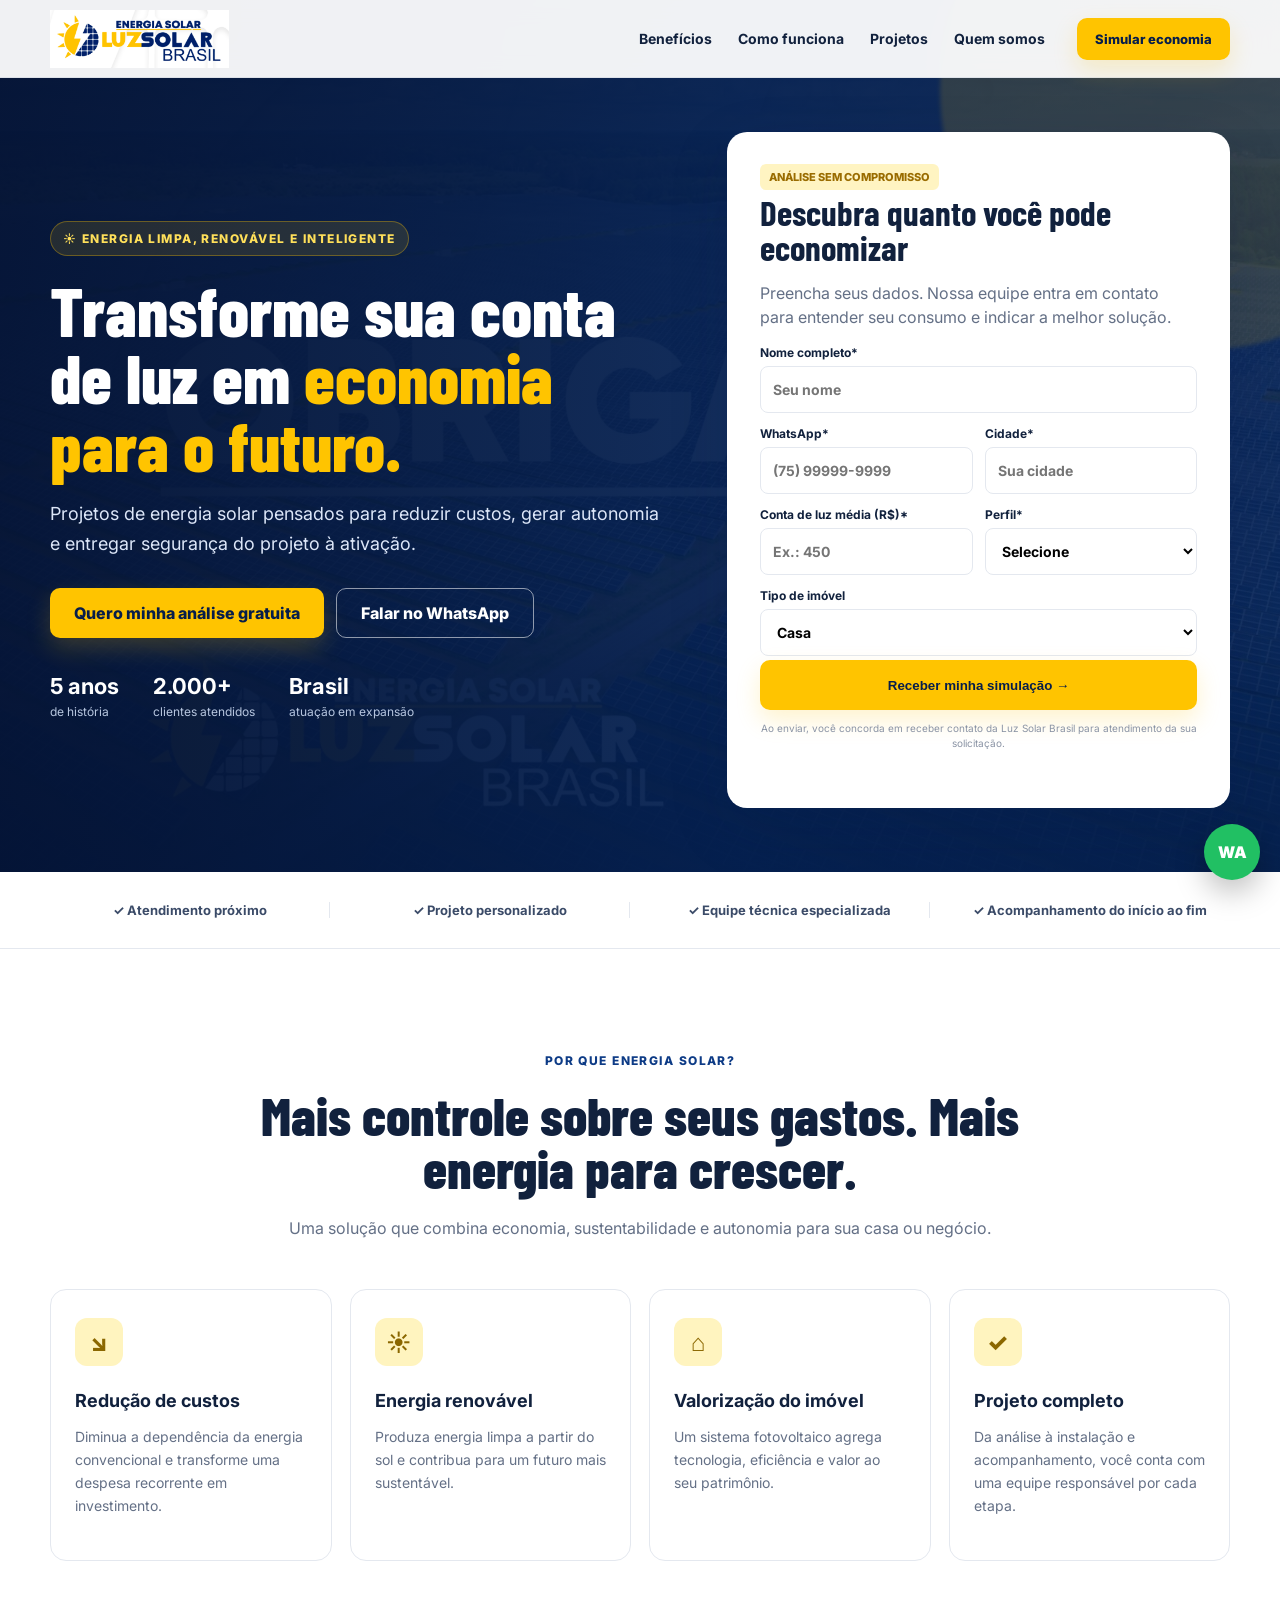
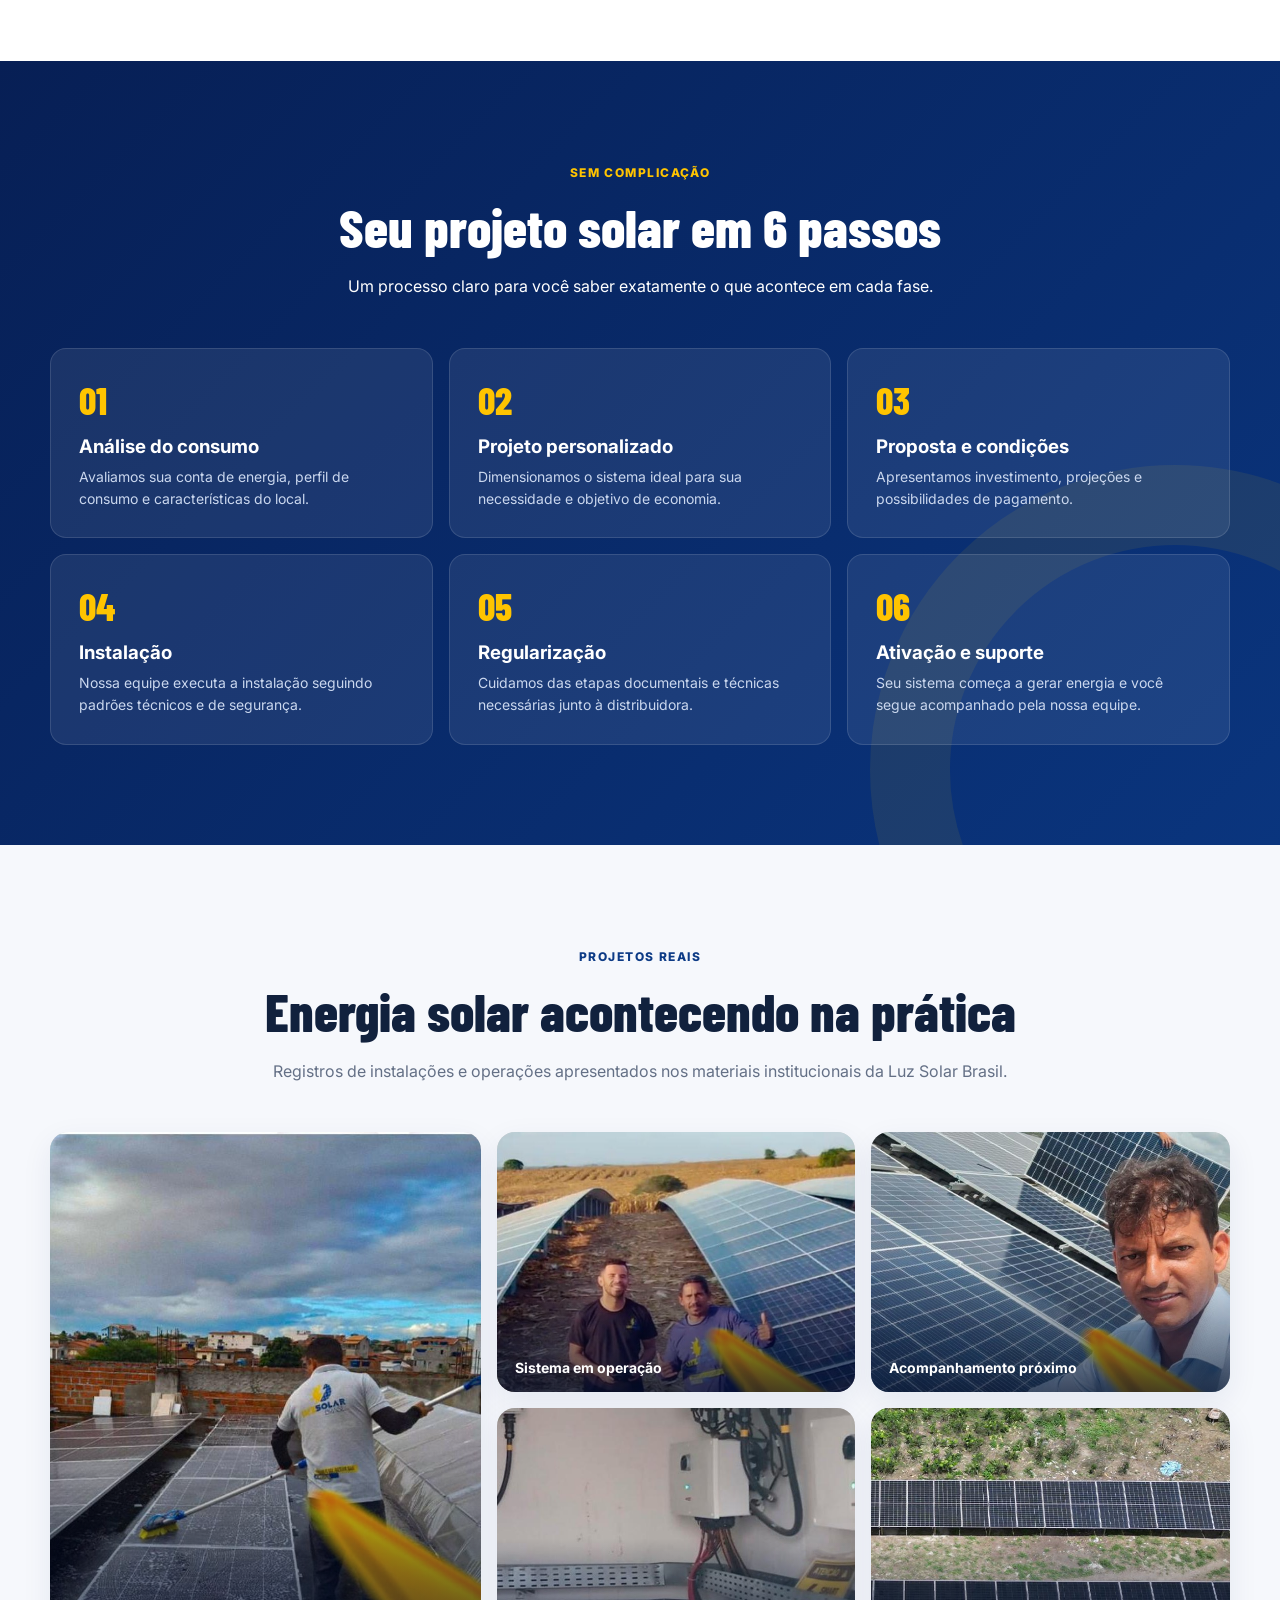
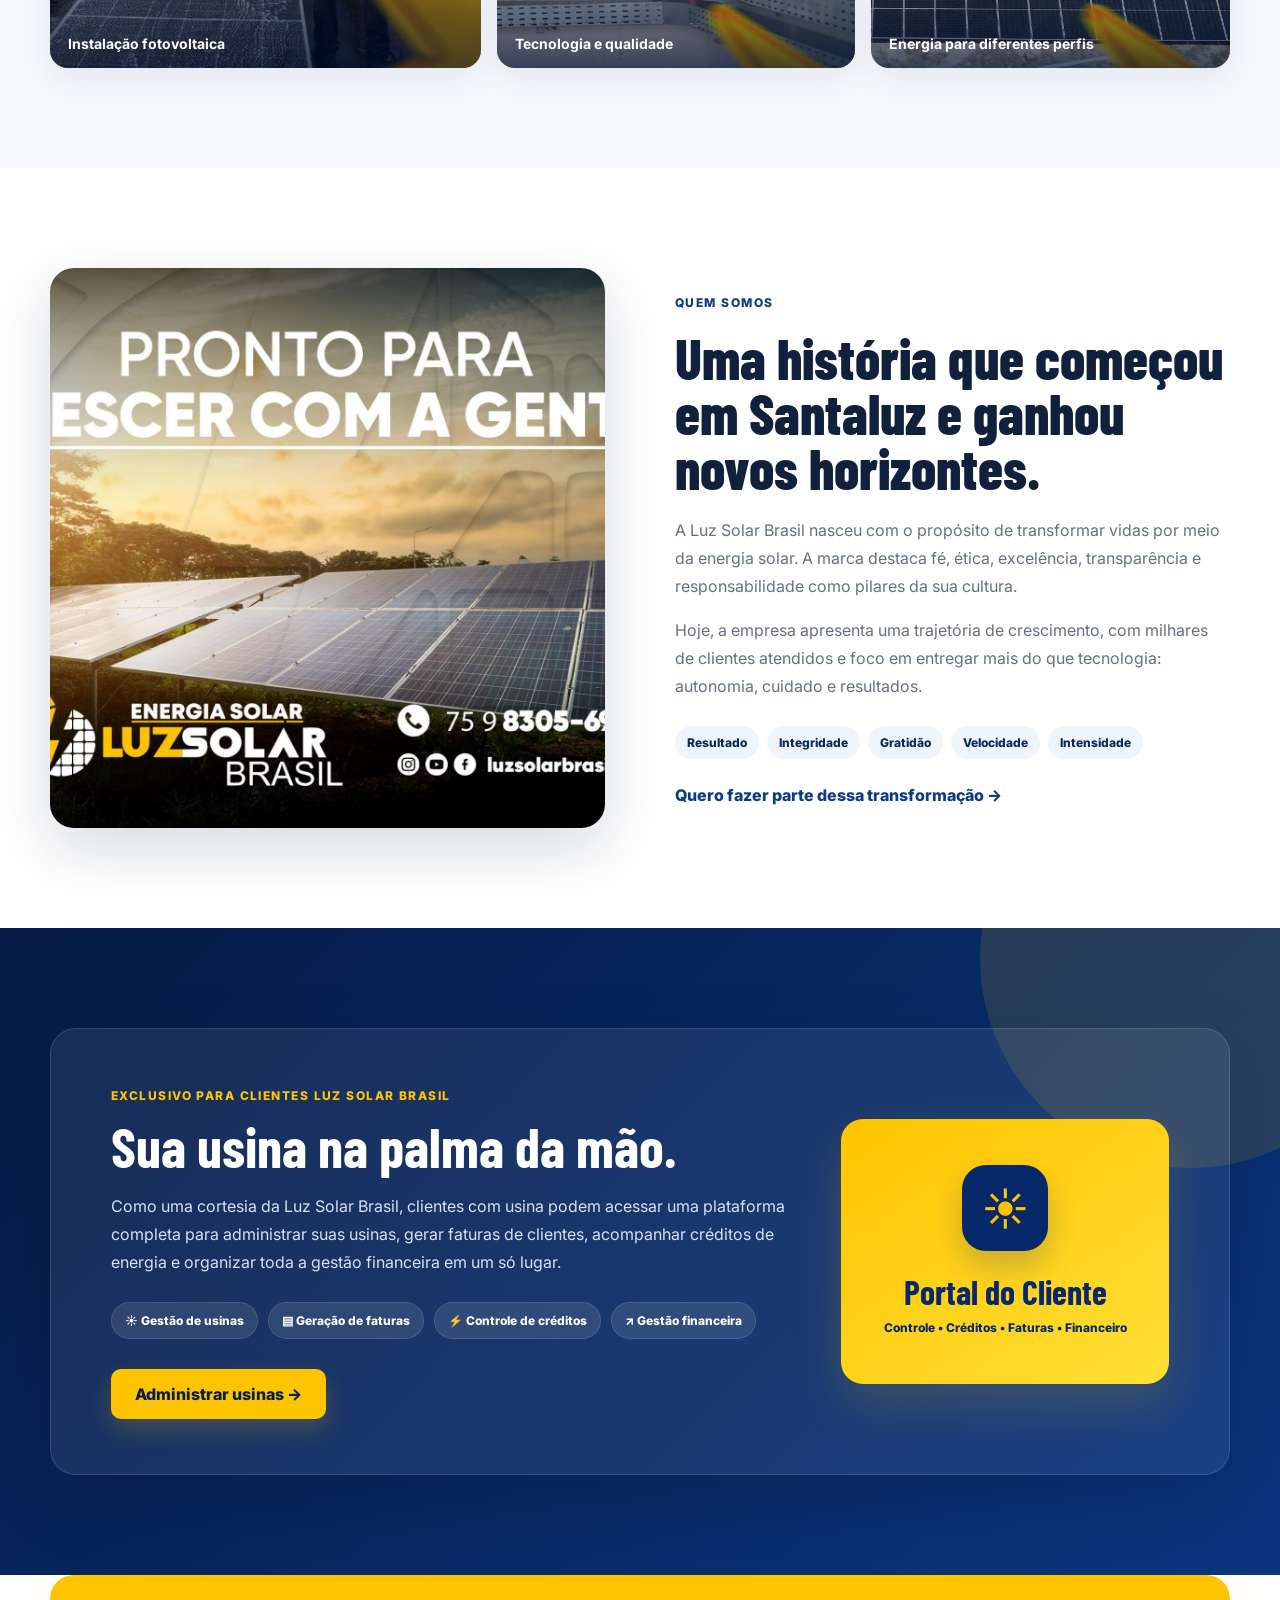
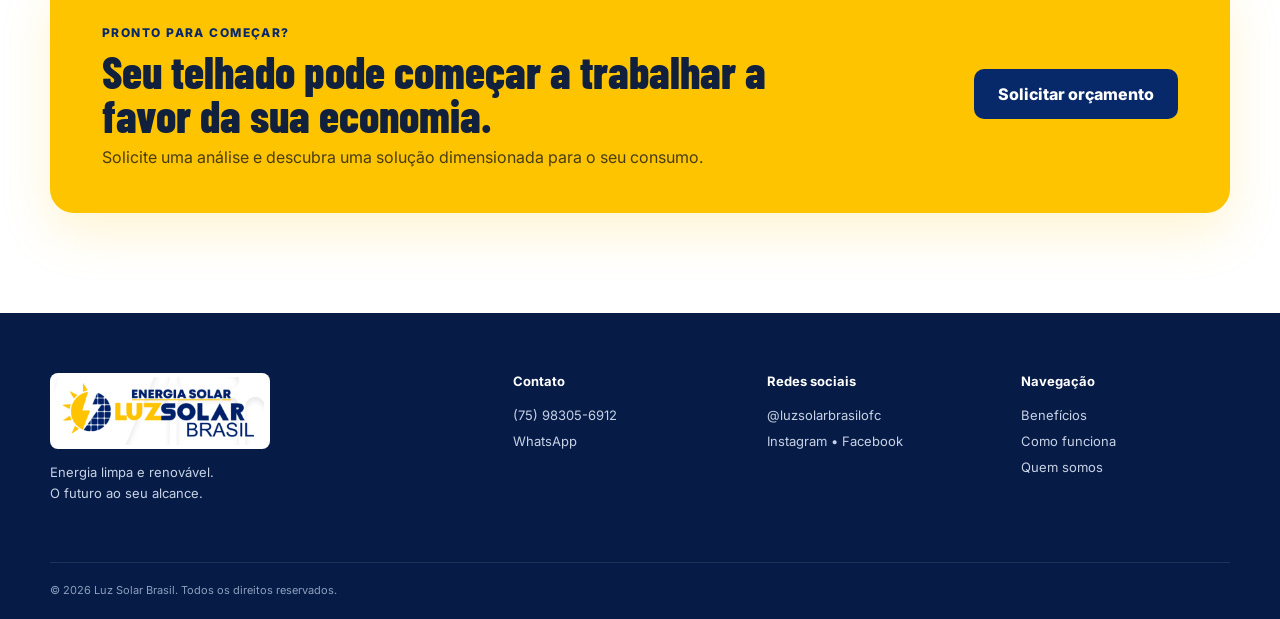
<file: index.html>
<!doctype html>
<html lang="pt-BR">
<head>
  <meta charset="utf-8" />
  <meta name="viewport" content="width=device-width, initial-scale=1" />
  <meta name="theme-color" content="#082969" />
  <title>Luz Solar Brasil | Energia limpa e economia de verdade</title>
  <meta name="description" content="Energia solar para residências, empresas e propriedades rurais. Solicite uma análise gratuita com a Luz Solar Brasil." />
  <link rel="preconnect" href="https://fonts.googleapis.com">
  <link rel="preconnect" href="https://fonts.gstatic.com" crossorigin>
  <link href="https://fonts.googleapis.com/css2?family=Barlow+Condensed:wght@600;700;800&family=Inter:wght@400;500;600;700;800&display=swap" rel="stylesheet">
  <link rel="stylesheet" href="style.css" />
</head>
<body>
  <header class="topbar">
    <div class="container topbar-inner">
      <a class="brand" href="#inicio" aria-label="Luz Solar Brasil">
        <img src="assets/logo-luz-solar-brasil.png" alt="Luz Solar Brasil" />
      </a>
      <nav class="nav" aria-label="Navegação principal">
        <a href="#beneficios">Benefícios</a>
        <a href="#como-funciona">Como funciona</a>
        <a href="#projetos">Projetos</a>
        <a href="#empresa">Quem somos</a>
      </nav>
      <a class="btn btn-small" href="#orcamento">Simular economia</a>
      <button class="menu-btn" aria-label="Abrir menu" aria-expanded="false">☰</button>
    </div>
  </header>

  <main>
    <section class="hero" id="inicio">
      <div class="hero-overlay"></div>
      <div class="container hero-grid">
        <div class="hero-copy reveal">
          <span class="eyebrow">☀ ENERGIA LIMPA, RENOVÁVEL E INTELIGENTE</span>
          <h1>Transforme sua conta de luz em <span>economia para o futuro.</span></h1>
          <p>Projetos de energia solar pensados para reduzir custos, gerar autonomia e entregar segurança do projeto à ativação.</p>
          <div class="hero-actions">
            <a class="btn" href="#orcamento">Quero minha análise gratuita</a>
            <a class="btn btn-outline" href="https://wa.me/5575983056912" target="_blank" rel="noopener">Falar no WhatsApp</a>
          </div>
          <div class="proof-row">
            <div><strong>5 anos</strong><span>de história</span></div>
            <div><strong>2.000+</strong><span>clientes atendidos</span></div>
            <div><strong>Brasil</strong><span>atuação em expansão</span></div>
          </div>
        </div>

        <aside class="lead-card reveal" id="orcamento">
          <div class="lead-head">
            <span class="mini-badge">ANÁLISE SEM COMPROMISSO</span>
            <h2>Descubra quanto você pode economizar</h2>
            <p>Preencha seus dados. Nossa equipe entra em contato para entender seu consumo e indicar a melhor solução.</p>
          </div>
          <form id="leadForm">
            <label>Nome completo*
              <input type="text" name="nome" required placeholder="Seu nome" autocomplete="name" />
            </label>
            <div class="form-row">
              <label>WhatsApp*
                <input type="tel" name="whatsapp" required placeholder="(75) 99999-9999" autocomplete="tel" inputmode="tel" />
              </label>
              <label>Cidade*
                <input type="text" name="cidade" required placeholder="Sua cidade" />
              </label>
            </div>
            <div class="form-row">
              <label>Conta de luz média (R$)*
                <input type="number" name="conta" required min="50" step="10" placeholder="Ex.: 450" />
              </label>
              <label>Perfil*
                <select name="perfil" required>
                  <option value="">Selecione</option>
                  <option>Residencial</option>
                  <option>Comercial</option>
                  <option>Rural</option>
                  <option>Industrial</option>
                </select>
              </label>
            </div>
            <label>Tipo de imóvel
              <select name="imovel">
                <option>Casa</option>
                <option>Empresa / Loja</option>
                <option>Galpão</option>
                <option>Propriedade rural</option>
                <option>Outro</option>
              </select>
            </label>
            <button class="btn btn-full" type="submit">Receber minha simulação →</button>
            <small>Ao enviar, você concorda em receber contato da Luz Solar Brasil para atendimento da sua solicitação.</small>
            <p class="form-status" id="formStatus" role="status" aria-live="polite"></p>
          </form>
        </aside>
      </div>
    </section>

    <section class="trust-strip">
      <div class="container trust-grid">
        <span>✓ Atendimento próximo</span>
        <span>✓ Projeto personalizado</span>
        <span>✓ Equipe técnica especializada</span>
        <span>✓ Acompanhamento do início ao fim</span>
      </div>
    </section>

    <section class="section" id="beneficios">
      <div class="container">
        <div class="section-title reveal">
          <span class="kicker">POR QUE ENERGIA SOLAR?</span>
          <h2>Mais controle sobre seus gastos. Mais energia para crescer.</h2>
          <p>Uma solução que combina economia, sustentabilidade e autonomia para sua casa ou negócio.</p>
        </div>
        <div class="cards-4">
          <article class="feature reveal"><div class="icon">↘</div><h3>Redução de custos</h3><p>Diminua a dependência da energia convencional e transforme uma despesa recorrente em investimento.</p></article>
          <article class="feature reveal"><div class="icon">☀</div><h3>Energia renovável</h3><p>Produza energia limpa a partir do sol e contribua para um futuro mais sustentável.</p></article>
          <article class="feature reveal"><div class="icon">⌂</div><h3>Valorização do imóvel</h3><p>Um sistema fotovoltaico agrega tecnologia, eficiência e valor ao seu patrimônio.</p></article>
          <article class="feature reveal"><div class="icon">✓</div><h3>Projeto completo</h3><p>Da análise à instalação e acompanhamento, você conta com uma equipe responsável por cada etapa.</p></article>
        </div>
      </div>
    </section>

    <section class="section section-blue" id="como-funciona">
      <div class="container">
        <div class="section-title light reveal">
          <span class="kicker yellow">SEM COMPLICAÇÃO</span>
          <h2>Seu projeto solar em 6 passos</h2>
          <p>Um processo claro para você saber exatamente o que acontece em cada fase.</p>
        </div>
        <div class="steps">
          <article class="step reveal"><span>01</span><h3>Análise do consumo</h3><p>Avaliamos sua conta de energia, perfil de consumo e características do local.</p></article>
          <article class="step reveal"><span>02</span><h3>Projeto personalizado</h3><p>Dimensionamos o sistema ideal para sua necessidade e objetivo de economia.</p></article>
          <article class="step reveal"><span>03</span><h3>Proposta e condições</h3><p>Apresentamos investimento, projeções e possibilidades de pagamento.</p></article>
          <article class="step reveal"><span>04</span><h3>Instalação</h3><p>Nossa equipe executa a instalação seguindo padrões técnicos e de segurança.</p></article>
          <article class="step reveal"><span>05</span><h3>Regularização</h3><p>Cuidamos das etapas documentais e técnicas necessárias junto à distribuidora.</p></article>
          <article class="step reveal"><span>06</span><h3>Ativação e suporte</h3><p>Seu sistema começa a gerar energia e você segue acompanhado pela nossa equipe.</p></article>
        </div>
      </div>
    </section>

    <section class="section projects-section" id="projetos">
      <div class="container">
        <div class="section-title reveal">
          <span class="kicker">PROJETOS REAIS</span>
          <h2>Energia solar acontecendo na prática</h2>
          <p>Registros de instalações e operações apresentados nos materiais institucionais da Luz Solar Brasil.</p>
        </div>
        <div class="project-grid">
          <figure class="project-card tall reveal"><img src="assets/project-7.jpg" alt="Projeto de energia solar" loading="lazy"><figcaption>Instalação fotovoltaica</figcaption></figure>
          <figure class="project-card reveal"><img src="assets/project-8.jpg" alt="Painéis solares instalados" loading="lazy"><figcaption>Sistema em operação</figcaption></figure>
          <figure class="project-card reveal"><img src="assets/project-9.jpg" alt="Equipe em projeto solar" loading="lazy"><figcaption>Acompanhamento próximo</figcaption></figure>
          <figure class="project-card reveal"><img src="assets/project-10.jpg" alt="Equipamento de energia solar" loading="lazy"><figcaption>Tecnologia e qualidade</figcaption></figure>
          <figure class="project-card reveal"><img src="assets/project-11.jpg" alt="Usina solar" loading="lazy"><figcaption>Energia para diferentes perfis</figcaption></figure>
        </div>
      </div>
    </section>

    <section class="about-section" id="empresa">
      <div class="container about-grid">
        <div class="about-image reveal"><img src="assets/page17.jpg" alt="Painéis solares da Luz Solar Brasil" loading="lazy"></div>
        <div class="about-copy reveal">
          <span class="kicker">QUEM SOMOS</span>
          <h2>Uma história que começou em Santaluz e ganhou novos horizontes.</h2>
          <p>A Luz Solar Brasil nasceu com o propósito de transformar vidas por meio da energia solar. A marca destaca fé, ética, excelência, transparência e responsabilidade como pilares da sua cultura.</p>
          <p>Hoje, a empresa apresenta uma trajetória de crescimento, com milhares de clientes atendidos e foco em entregar mais do que tecnologia: autonomia, cuidado e resultados.</p>
          <div class="values">
            <span>Resultado</span><span>Integridade</span><span>Gratidão</span><span>Velocidade</span><span>Intensidade</span>
          </div>
          <a href="#orcamento" class="text-link">Quero fazer parte dessa transformação →</a>
        </div>
      </div>
    </section>


    <section class="client-platform-section" id="gestao-usinas">
      <div class="container client-platform-box reveal">
        <div class="client-platform-copy">
          <span class="kicker yellow">EXCLUSIVO PARA CLIENTES LUZ SOLAR BRASIL</span>
          <h2>Sua usina na palma da mão.</h2>
          <p>Como uma cortesia da Luz Solar Brasil, clientes com usina podem acessar uma plataforma completa para administrar suas usinas, gerar faturas de clientes, acompanhar créditos de energia e organizar toda a gestão financeira em um só lugar.</p>
          <div class="client-platform-features">
            <span>☀ Gestão de usinas</span>
            <span>▤ Geração de faturas</span>
            <span>⚡ Controle de créditos</span>
            <span>↗ Gestão financeira</span>
          </div>
          <a class="btn client-platform-btn" href="gestao-usinas/index.html" aria-label="Abrir plataforma de gestão de usinas">Administrar usinas →</a>
        </div>
        <div class="client-platform-visual" aria-hidden="true">
          <div class="platform-icon">☀</div>
          <strong>Portal do Cliente</strong>
          <span>Controle • Créditos • Faturas • Financeiro</span>
        </div>
      </div>
    </section>

    <section class="cta-section">
      <div class="container cta-box reveal">
        <div>
          <span class="kicker yellow">PRONTO PARA COMEÇAR?</span>
          <h2>Seu telhado pode começar a trabalhar a favor da sua economia.</h2>
          <p>Solicite uma análise e descubra uma solução dimensionada para o seu consumo.</p>
        </div>
        <a class="btn btn-dark" href="#orcamento">Solicitar orçamento</a>
      </div>
    </section>
  </main>

  <footer>
    <div class="container footer-grid">
      <div class="footer-brand"><img src="assets/logo-luz-solar-brasil.png" alt="Luz Solar Brasil"><p>Energia limpa e renovável.<br>O futuro ao seu alcance.</p></div>
      <div><strong>Contato</strong><a href="tel:+5575983056912">(75) 98305-6912</a><a href="https://wa.me/5575983056912">WhatsApp</a></div>
      <div><strong>Redes sociais</strong><a href="#">@luzsolarbrasilofc</a><span>Instagram • Facebook</span></div>
      <div><strong>Navegação</strong><a href="#beneficios">Benefícios</a><a href="#como-funciona">Como funciona</a><a href="#empresa">Quem somos</a></div>
    </div>
    <div class="container footer-bottom">© <span id="year"></span> Luz Solar Brasil. Todos os direitos reservados.</div>
  </footer>

  <a class="floating-wa" href="https://wa.me/5575983056912?text=Olá%2C%20gostaria%20de%20uma%20simulação%20de%20energia%20solar." target="_blank" rel="noopener" aria-label="Falar no WhatsApp">WA</a>
  <script src="script.js"></script>
</body>
</html>
</file>
<file: style.css>
:root{--blue:#082969;--blue2:#0d3b86;--yellow:#ffc400;--yellow2:#ffdf35;--white:#fff;--text:#11213d;--muted:#647086;--bg:#f6f8fc;--border:#e4e8ef;--shadow:0 20px 60px rgba(5,25,62,.16)}*{box-sizing:border-box}html{scroll-behavior:smooth}body{margin:0;font-family:Inter,Arial,sans-serif;color:var(--text);background:white}a{text-decoration:none;color:inherit}.container{width:min(1180px,calc(100% - 40px));margin:auto}.topbar{height:78px;position:fixed;z-index:50;left:0;right:0;top:0;background:rgba(255,255,255,.94);backdrop-filter:blur(12px);border-bottom:1px solid rgba(10,41,105,.08)}.topbar-inner{height:100%;display:flex;align-items:center;gap:32px}.brand{width:210px;height:58px;display:flex;align-items:center;overflow:visible}.brand img{width:100%;height:100%;object-fit:contain;object-position:left center;display:block}.nav{display:flex;gap:26px;margin-left:auto;font-size:14px;font-weight:700}.nav a:hover{color:var(--blue2)}.btn{display:inline-flex;align-items:center;justify-content:center;min-height:50px;padding:0 24px;border:none;border-radius:10px;background:var(--yellow);color:#061d4b;font-weight:800;cursor:pointer;box-shadow:0 10px 25px rgba(255,196,0,.2);transition:.2s transform,.2s box-shadow}.btn:hover{transform:translateY(-2px);box-shadow:0 14px 30px rgba(255,196,0,.28)}.btn-small{min-height:42px;padding:0 18px;font-size:13px}.btn-outline{background:transparent;color:white;border:1px solid rgba(255,255,255,.55);box-shadow:none}.btn-outline:hover{background:white;color:var(--blue)}.btn-full{width:100%;margin-top:4px}.btn-dark{background:var(--blue);color:#fff;box-shadow:none}.menu-btn{display:none;border:0;background:none;font-size:26px}.hero{position:relative;min-height:760px;padding:132px 0 64px;background:linear-gradient(95deg,#071b48 0%,#0a2c6f 56%,#0b397e 100%);overflow:hidden}.hero:before{content:"";position:absolute;inset:0;background:url('assets/page18.jpg') center/cover no-repeat;opacity:.23}.hero:after{content:"";position:absolute;width:520px;height:520px;border-radius:50%;right:-180px;top:-170px;background:var(--yellow);filter:blur(2px);opacity:.14}.hero-overlay{position:absolute;inset:0;background:linear-gradient(90deg,rgba(4,20,54,.92) 0%,rgba(4,31,76,.76) 58%,rgba(4,24,62,.54) 100%)}.hero-grid{position:relative;z-index:2;display:grid;grid-template-columns:1.05fr .85fr;gap:56px;align-items:center}.eyebrow,.kicker{display:inline-block;font-size:12px;letter-spacing:.12em;font-weight:800;color:var(--blue2)}.eyebrow{color:#ffe05a;background:rgba(255,196,0,.12);border:1px solid rgba(255,196,0,.32);padding:9px 12px;border-radius:999px}.hero h1,.section-title h2,.about-copy h2,.cta-box h2{font-family:'Barlow Condensed',sans-serif;line-height:.98;margin:20px 0;font-weight:800}.hero h1{font-size:clamp(50px,5.4vw,82px);color:white;max-width:720px}.hero h1 span{color:var(--yellow)}.hero-copy>p{max-width:650px;color:#dce6f8;font-size:18px;line-height:1.65}.hero-actions{display:flex;gap:12px;margin:30px 0}.proof-row{display:flex;gap:34px;margin-top:35px}.proof-row div{display:flex;flex-direction:column}.proof-row strong{font-size:22px;color:white}.proof-row span{font-size:12px;color:#b7c6df;margin-top:5px}.lead-card{background:white;border-radius:20px;padding:32px;box-shadow:var(--shadow);border:1px solid rgba(255,255,255,.45)}.lead-card h2{font-family:'Barlow Condensed';font-size:35px;line-height:1;margin:10px 0}.lead-card p{color:var(--muted);line-height:1.5}.mini-badge{font-size:11px;font-weight:800;color:#9a6c00;background:#fff4c2;padding:6px 9px;border-radius:6px}.lead-card label{display:block;font-size:12px;font-weight:700;margin-top:13px}.lead-card input,.lead-card select{width:100%;height:47px;border:1px solid var(--border);border-radius:8px;padding:0 12px;margin-top:6px;font:inherit;font-size:14px;outline:none;background:#fff}.lead-card input:focus,.lead-card select:focus{border-color:#1f5bb8;box-shadow:0 0 0 3px rgba(31,91,184,.1)}.form-row{display:grid;grid-template-columns:1fr 1fr;gap:12px}.lead-card small{display:block;text-align:center;color:#8a93a4;font-size:10px;line-height:1.5;margin-top:11px}.form-status{text-align:center;font-size:12px;margin:8px 0 0!important;min-height:16px}.trust-strip{background:#fff;border-bottom:1px solid var(--border)}.trust-grid{min-height:76px;display:grid;grid-template-columns:repeat(4,1fr);align-items:center;gap:20px;font-size:13px;font-weight:700;color:#3b4b68}.trust-grid span{border-right:1px solid var(--border);text-align:center}.trust-grid span:last-child{border:0}.section{padding:100px 0}.section-title{text-align:center;max-width:780px;margin:0 auto 48px}.section-title h2{font-size:54px}.section-title p{color:var(--muted);font-size:16px;line-height:1.65}.cards-4{display:grid;grid-template-columns:repeat(4,1fr);gap:18px}.feature{padding:28px 24px;border:1px solid var(--border);border-radius:16px;background:white;transition:.25s;min-height:250px}.feature:hover{transform:translateY(-5px);box-shadow:0 15px 40px rgba(10,41,105,.09);border-color:#d2dbee}.feature .icon{width:48px;height:48px;border-radius:12px;background:#fff4bf;color:#8b6700;display:grid;place-items:center;font-size:24px;font-weight:800}.feature h3{font-size:18px;margin:24px 0 10px}.feature p{font-size:14px;line-height:1.65;color:var(--muted)}.section-blue{background:linear-gradient(135deg,#071f55,#0a357e);position:relative;overflow:hidden}.section-blue:after{content:"";position:absolute;width:450px;height:450px;right:-200px;bottom:-230px;border:80px solid rgba(255,196,0,.08);border-radius:50%}.section-title.light h2,.section-title.light p{color:white}.yellow{color:var(--yellow)}.steps{display:grid;grid-template-columns:repeat(3,1fr);gap:16px;position:relative;z-index:2}.step{padding:28px;border-radius:16px;background:rgba(255,255,255,.08);border:1px solid rgba(255,255,255,.12);color:white;min-height:190px}.step span{font-family:'Barlow Condensed';font-size:38px;font-weight:800;color:var(--yellow)}.step h3{margin:12px 0 8px}.step p{margin:0;color:#cad7ee;font-size:14px;line-height:1.55}.projects-section{background:var(--bg)}.project-grid{display:grid;grid-template-columns:1.2fr 1fr 1fr;grid-template-rows:260px 260px;gap:16px}.project-card{margin:0;position:relative;overflow:hidden;border-radius:18px;background:#ddd;box-shadow:0 10px 30px rgba(8,41,105,.08)}.project-card.tall{grid-row:1/3}.project-card img{width:100%;height:100%;object-fit:cover;transition:.4s transform}.project-card:hover img{transform:scale(1.04)}.project-card:after{content:"";position:absolute;inset:auto 0 0;height:50%;background:linear-gradient(transparent,rgba(1,14,42,.72))}.project-card figcaption{position:absolute;z-index:2;left:18px;bottom:16px;color:white;font-weight:700;font-size:14px}.about-section{padding:100px 0;background:white}.about-grid{display:grid;grid-template-columns:1fr 1fr;gap:70px;align-items:center}.about-image{height:560px;border-radius:24px;overflow:hidden;position:relative;box-shadow:var(--shadow)}.about-image img{width:100%;height:100%;object-fit:cover}.about-copy h2{font-size:56px}.about-copy p{color:var(--muted);line-height:1.75}.values{display:flex;gap:8px;flex-wrap:wrap;margin:26px 0}.values span{background:#f0f4fb;color:var(--blue);font-size:12px;font-weight:800;padding:9px 12px;border-radius:999px}.text-link{color:var(--blue2);font-weight:800}.cta-section{padding:0 0 100px}.cta-box{background:var(--yellow);padding:46px 52px;border-radius:24px;display:flex;align-items:center;justify-content:space-between;gap:30px;box-shadow:0 20px 50px rgba(255,196,0,.18)}.cta-box h2{font-size:45px;max-width:760px;margin:8px 0 10px}.cta-box p{margin:0;color:#493d15}.cta-box .yellow{color:var(--blue)}footer{background:#061b46;color:white;padding:60px 0 22px}.footer-grid{display:grid;grid-template-columns:2fr 1fr 1fr 1fr;gap:45px}.footer-grid>div:not(.footer-brand){display:flex;flex-direction:column;gap:10px;font-size:13px;color:#c7d2e6}.footer-grid strong{color:white;margin-bottom:8px}.footer-brand img{width:220px;height:76px;object-fit:contain;object-position:left center;display:block;background:#fff;border-radius:8px;padding:4px}.footer-brand p{color:#c7d2e6;font-size:13px;line-height:1.6}.footer-bottom{border-top:1px solid rgba(255,255,255,.1);padding-top:20px;margin-top:45px;font-size:11px;color:#8ea0bd}.floating-wa{position:fixed;right:20px;bottom:20px;width:56px;height:56px;border-radius:50%;display:grid;place-items:center;background:#21c063;color:white;font-weight:900;box-shadow:0 12px 30px rgba(0,0,0,.25);z-index:40}.reveal{opacity:0;transform:translateY(18px);transition:.6s ease}.reveal.show{opacity:1;transform:none}@media(max-width:980px){.nav,.topbar .btn-small{display:none}.menu-btn{display:block;margin-left:auto}.nav.open{display:flex;position:absolute;top:78px;left:0;right:0;background:white;flex-direction:column;padding:20px 30px;box-shadow:0 15px 30px rgba(0,0,0,.08)}.hero-grid{grid-template-columns:1fr}.hero{padding-top:125px}.hero-copy{text-align:center}.hero-copy>p{margin-left:auto;margin-right:auto}.hero-actions,.proof-row{justify-content:center}.lead-card{max-width:680px;margin:auto}.cards-4{grid-template-columns:1fr 1fr}.steps{grid-template-columns:1fr 1fr}.about-grid{grid-template-columns:1fr}.about-image{height:430px}.footer-grid{grid-template-columns:1fr 1fr}.cta-box{align-items:flex-start;flex-direction:column}}@media(max-width:640px){.container{width:min(100% - 28px,1180px)}.topbar{height:70px}.brand{width:180px;height:50px}.hero{padding:105px 0 46px;min-height:auto}.hero h1{font-size:48px}.hero-copy>p{font-size:15px}.hero-actions{flex-direction:column}.proof-row{gap:18px;justify-content:space-between}.proof-row strong{font-size:18px}.lead-card{padding:22px;border-radius:16px}.form-row{grid-template-columns:1fr}.trust-grid{grid-template-columns:1fr 1fr;padding:16px 0}.trust-grid span{border:0}.section,.about-section{padding:72px 0}.section-title{margin-bottom:34px}.section-title h2,.about-copy h2{font-size:42px}.cards-4,.steps{grid-template-columns:1fr}.project-grid{grid-template-columns:1fr 1fr;grid-template-rows:320px 210px 210px}.project-card.tall{grid-column:1/3;grid-row:auto}.about-image{height:360px}.cta-section{padding-bottom:70px}.cta-box{padding:32px 25px}.cta-box h2{font-size:38px}.footer-grid{grid-template-columns:1fr}.floating-wa{width:52px;height:52px}.feature{min-height:auto}}

.client-platform-section{padding:100px 0;background:linear-gradient(135deg,#061b46 0%,#0a357e 100%);position:relative;overflow:hidden}.client-platform-section:before{content:"";position:absolute;width:420px;height:420px;border-radius:50%;background:rgba(255,196,0,.12);right:-120px;top:-180px}.client-platform-box{position:relative;z-index:2;display:grid;grid-template-columns:1.35fr .65fr;gap:50px;align-items:center;background:rgba(255,255,255,.07);border:1px solid rgba(255,255,255,.13);border-radius:26px;padding:55px 60px;box-shadow:0 24px 70px rgba(0,0,0,.16)}.client-platform-copy h2{font-family:'Barlow Condensed',sans-serif;font-size:56px;line-height:1;margin:14px 0 18px;color:#fff}.client-platform-copy p{max-width:760px;color:#d6e2f5;line-height:1.75;font-size:16px}.client-platform-features{display:flex;flex-wrap:wrap;gap:10px;margin:26px 0 30px}.client-platform-features span{background:rgba(255,255,255,.1);border:1px solid rgba(255,255,255,.12);color:#fff;padding:10px 13px;border-radius:999px;font-size:12px;font-weight:800}.client-platform-btn{min-width:205px}.client-platform-visual{min-height:265px;border-radius:22px;background:linear-gradient(145deg,var(--yellow),var(--yellow2));display:flex;flex-direction:column;align-items:center;justify-content:center;text-align:center;padding:28px;color:var(--blue);box-shadow:0 20px 50px rgba(255,196,0,.16)}.platform-icon{width:86px;height:86px;border-radius:24px;background:var(--blue);color:var(--yellow);display:grid;place-items:center;font-size:45px;margin-bottom:20px;box-shadow:0 15px 30px rgba(8,41,105,.22)}.client-platform-visual strong{font-family:'Barlow Condensed',sans-serif;font-size:34px}.client-platform-visual span{font-size:12px;font-weight:800;line-height:1.5;margin-top:7px}@media(max-width:980px){.client-platform-box{grid-template-columns:1fr;padding:45px}.client-platform-visual{min-height:220px}}@media(max-width:640px){.client-platform-section{padding:72px 0}.client-platform-box{padding:30px 22px;gap:28px}.client-platform-copy h2{font-size:42px}.client-platform-features{align-items:stretch;flex-direction:column}.client-platform-features span{border-radius:10px}.client-platform-btn{width:100%}.client-platform-visual{min-height:190px}.platform-icon{width:72px;height:72px;font-size:38px}.client-platform-visual strong{font-size:30px}}
</file>
